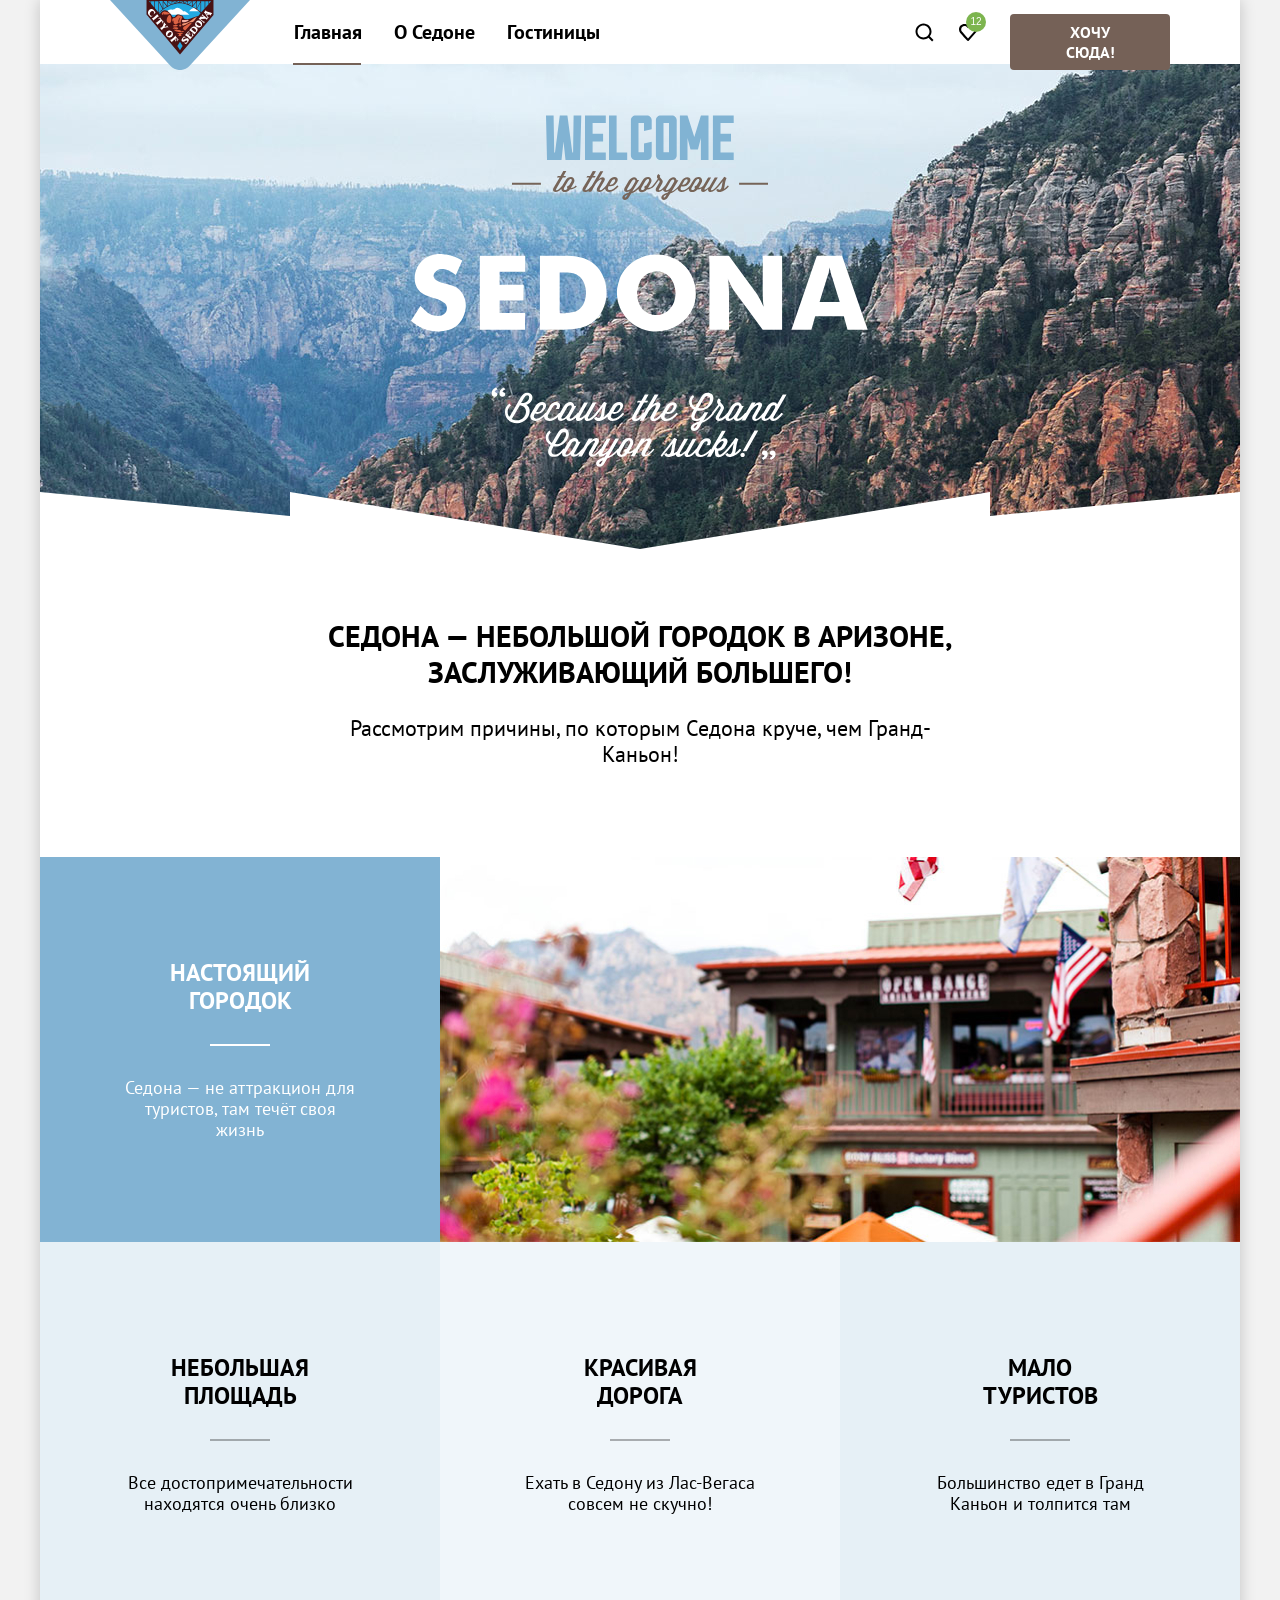
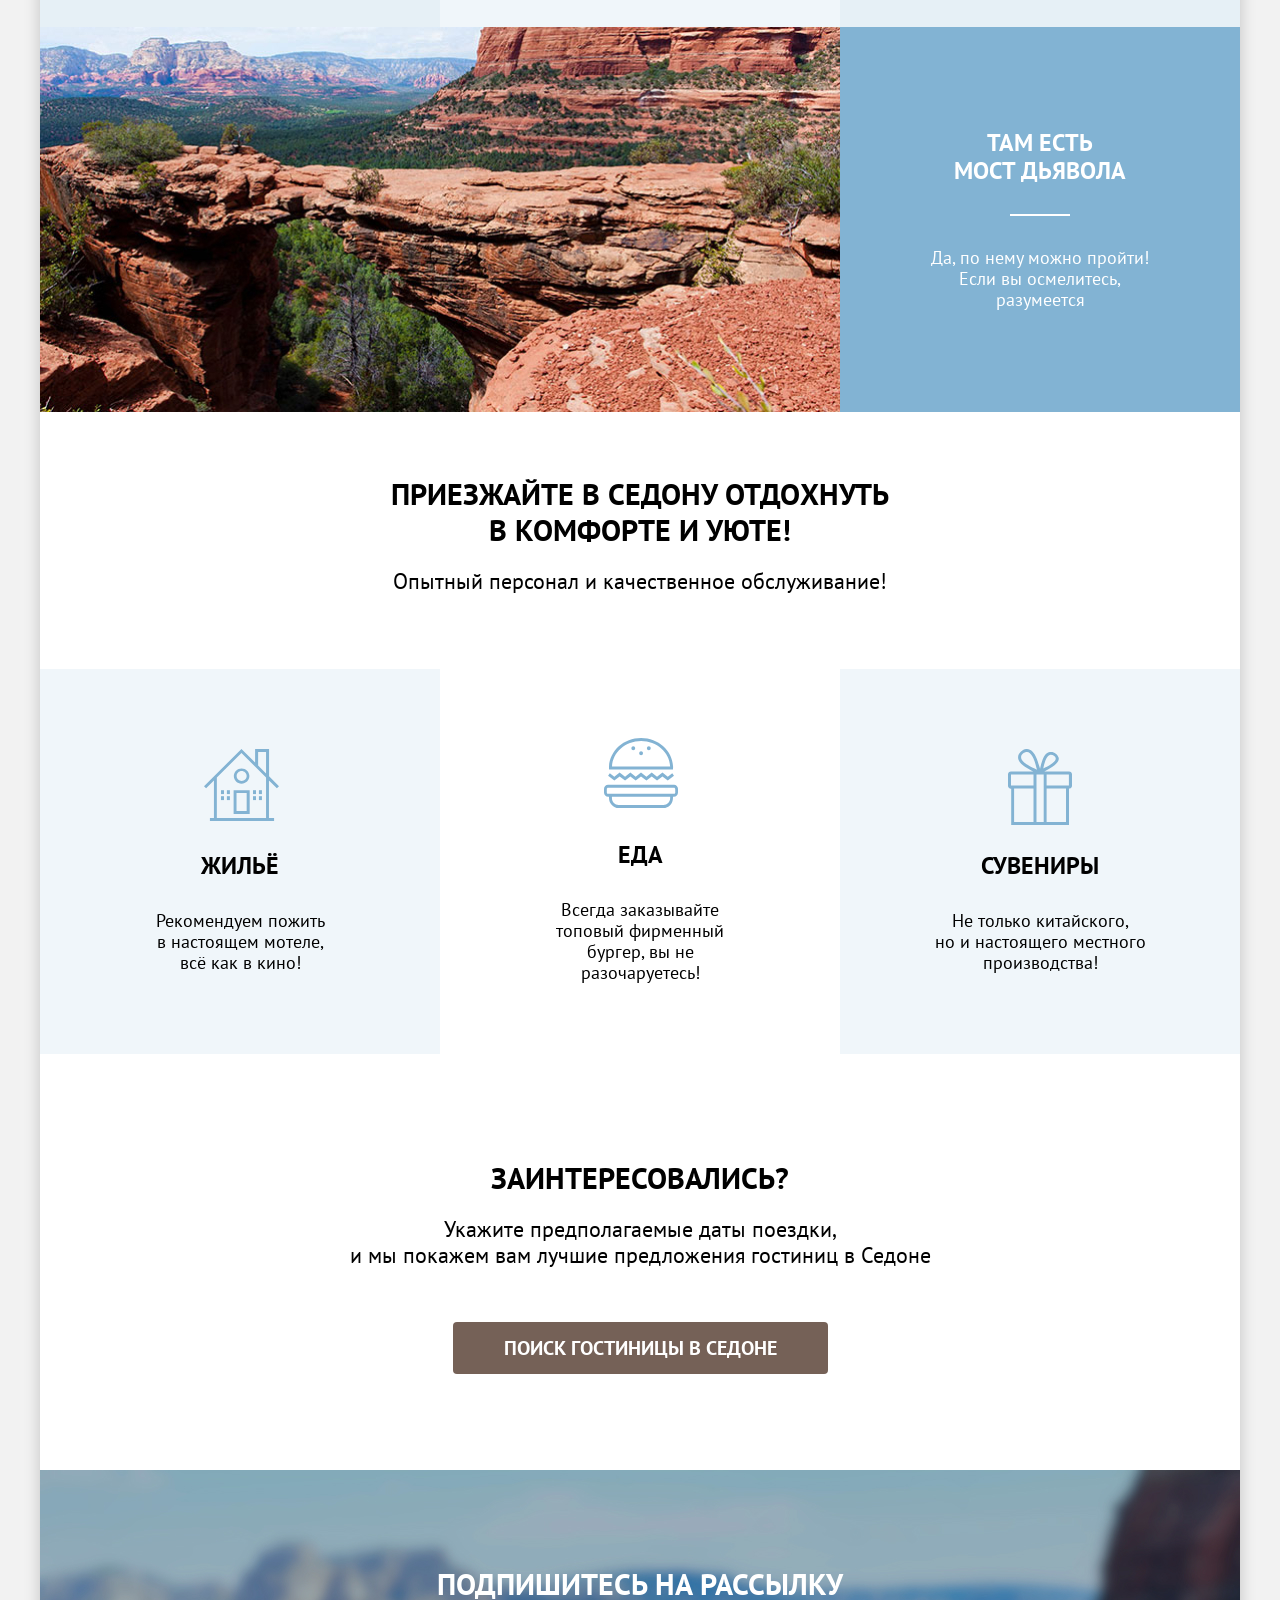
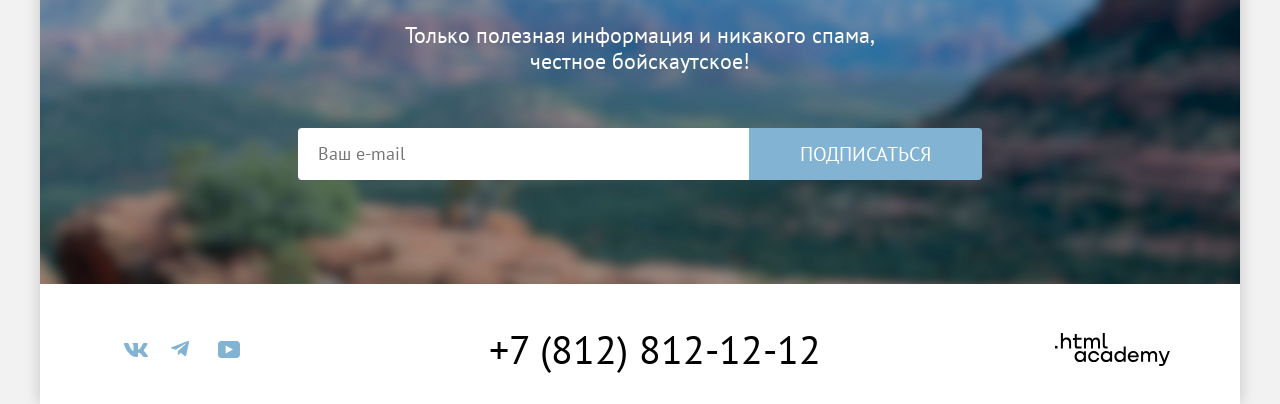
<file: index.html>
<!DOCTYPE html>
<html lang="ru">

  <head>
    <meta charset="utf-8">
    <title>Седона</title>
    <link rel="stylesheet" href="styles/styles.css">
    <link rel="icon" href="favicon.ico">
    <link rel="icon" type="images/png" href="images/favicon.png">
  </head>

  <body>
    <div class="page">
      <header class="header">
        <a class="logo-sedona-link" href="https://htmlacademy.ru/">
          <img class="logo-sedona" src="images/logo-sedona.svg" width="140" height="70" alt="Логотип Седона">
        </a>
        <nav class="nav">
          <ul class="nav-list">
            <li class="nav-item activ-page-home">
              <a class="nav-link" href="#">Главная</a>
            </li>
            <li class="nav-item">
              <a class="nav-link" href="#">О Седоне</a>
            </li>
            <li class="nav-item">
              <a class="nav-link" href="catalog.html">Гостиницы</a>
            </li>
          </ul>
          <ul class="nav-user">
            <li class="nav-user-item nav-icon">
              <a class="search" href="#">
                <span class="visually-hidden">Поиск</span>
              </a>
            </li>
            <li class="nav-user-item nav-icon">
              <a class="favorites" href="#">
                <span class="visually-hidden">Избранное</span>
                <span class="number-favorites">12</span>
              </a>
            </li>
            <li class="nav-user-item nav-button">
              <a class="button-wish" href="#">Хочу сюда!</a>
            </li>
          </ul>
        </nav>
      </header>

      <main class="main">
        <section class="welcome">
          <h1 class="visually-hidden">Приглашение посетить Cедону</h1>
          <img class="welcome-logo" src="images/welcome.svg" width="458" height="352" alt="Welcome to Sedona">
        </section>

        <section class="advertising">
          <h2 class="advertising-title">Седона — небольшой городок в Аризоне,<br>заслуживающий большего!</h2>
          <p class="advertising-text">Рассмотрим причины, по которым Седона круче, чем Гранд-Каньон!</p>
        </section>

        <section class="reasons">
          <ul class="reasons-list">

            <li class="reasons-photo">
              <div class="reasons-item">
                <div class="reasons-box">
                  <h3 class="reasons-title">Настоящий городок</h3>
                  <p class="reasons-text">Седона — не аттракцион для туристов, там течёт своя жизнь</p>
                </div>
                <img class="photo-town" src="images/town.jpg" width="800" height="385" alt="Городок Седона">
              </div>
            </li>
            <li class="reasons-item">
              <h3 class="reasons-title">Небольшая площадь</h3>
              <p class="reasons-text">Все достопримечательности находятся очень близко</p>
            </li>
            <li class="reasons-item">
              <h3 class="reasons-title">Красивая <br>дорога</h3>
              <p class="reasons-text">Ехать в Седону из Лас-Вегаса совсем не скучно!</p>
            </li>
            <li class="reasons-item">
              <h3 class="reasons-title">Мало <br>туристов</h3>
              <p class="reasons-text">Большинство едет в Гранд Каньон и толпится там</p>
            </li>
            <li class="reasons-photo">
              <div class="reasons-item">
                <img class="photo-bridge" src="images/canyon.jpg" width="800" height="385" alt="Мост Дьвола">
                <div class="reasons-box">
                  <h3 class="reasons-title diablo">Там есть <br>мост дьявола</h3>
                  <p class="reasons-text">Да, по нему можно пройти! Если вы осмелитесь, разумеется</p>
                </div>
              </div>
            </li>
          </ul>
        </section>
        <section class="invite">
          <h2 class="invite-title">Приезжайте в Седону отдохнуть в комфорте и уюте!</h2>
          <p class="invite-text">Опытный персонал и качественное обслуживание!</p>
        </section>

        <section class="adviсe">
          <h2 class="visually-hidden">Советы</h2>
          <ul class="adviсe-list">
            <li class="adviсe-item home">
              <h3 class="adviсe-title">Жильё</h3>
              <p class="adviсe-text">Рекомендуем пожить <br>в настоящем мотеле, <br>всё как в кино!</p>
            </li>
            <li class="adviсe-item food">
              <h3 class="adviсe-title">Еда</h3>
              <p class="adviсe-text">Всегда заказывайте <br>топовый фирменный бургер, вы не разочаруетесь!</p>
            </li>
            <li class="adviсe-item present">
              <h3 class="adviсe-title">Сувениры</h3>
              <p class="adviсe-text">Не только китайского, <br>но и настоящего местного производства!</p>
            </li>
          </ul>
        </section>
        <section class="hotel-search">
          <h2 class="hotel-title">Заинтересовались?</h2>
          <p class="hotel-text">Укажите предполагаемые даты поездки, <br>и мы покажем вам лучшие предложения гостиниц в
            Седоне</p>
          <button class="sub-hotel-search button-modal" type="submit">ПОИСК ГОСТИНИЦЫ В седоне</button>
        </section>

        <section class="sub-index">
          <h2 class="sub-title">Подпишитесь на рассылку</h2>
          <p class="sub-text">Только полезная информация и никакого спама, <br>честное бойскаутское!</p>
          <form class="sub-form" action="https://echo.htmlacademy.ru/" method="post">
            <label class="visually-hidden" for="email">Ваш email</label>
            <input class="input-email-index" type="email" id="email" name="email" placeholder="Ваш e-mail" required>
            <button class="button-sub" type="submit">Подписаться</button>
          </form>
        </section>
      </main>

      <footer class="page-footer">
        <section class="socials">
          <h2 class="visually-hidden">Социальные сети</h2>
          <ul class="socials-list">
            <li class="socials-item">
              <a class="socials-link vkontakte" href="https://vk.com/htmlacademy">
                <svg width="24" height="14" viewBox="0 0 24 14" fill="none" xmlns="http://www.w3.org/2000/svg">
                  <path fill-rule="evenodd" clip-rule="evenodd"
                    d="M23.45 0.948C23.616 0.402 23.45 0 22.655 0H20.03C19.362 0 19.054 0.347 18.887 0.73C18.887 0.73 17.552 3.926 15.661 6.002C15.049 6.604 14.771 6.795 14.437 6.795C14.27 6.795 14.019 6.604 14.019 6.057V0.948C14.019 0.292 13.835 0 13.279 0H9.151C8.734 0 8.483 0.304 8.483 0.593C8.483 1.214 9.429 1.358 9.526 3.106V6.904C9.526 7.737 9.373 7.888 9.039 7.888C8.149 7.888 5.984 4.677 4.699 1.003C4.45 0.288 4.198 0 3.527 0H0.9C0.15 0 0 0.347 0 0.73C0 1.412 0.89 4.8 4.145 9.281C6.315 12.341 9.37 14 12.153 14C13.822 14 14.028 13.632 14.028 12.997V10.684C14.028 9.947 14.186 9.8 14.715 9.8C15.105 9.8 15.772 9.992 17.33 11.467C19.11 13.216 19.403 14 20.405 14H23.03C23.78 14 24.156 13.632 23.94 12.904C23.702 12.18 22.852 11.129 21.725 9.882C21.113 9.172 20.195 8.407 19.916 8.024C19.527 7.533 19.638 7.314 19.916 6.877C19.916 6.877 23.116 2.451 23.449 0.948H23.45Z"
                    fill="currentColor" />
                </svg>
                <span class="visually-hidden">Vkontakte</span>
              </a>
            </li>
            <li class="socials-item">
              <a class="socials-link telegram" href="https://t.me/htmlacademy ">
                <svg width="18" height="16" viewBox="0 0 18 16" fill="none" xmlns="http://www.w3.org/2000/svg">
                  <path
                    d="M16.785 0.0992597L0.840489 6.24776C-0.247661 6.68481 -0.241365 7.29184 0.640845 7.56253L4.73445 8.83953L14.2058 2.8637C14.6537 2.59121 15.0629 2.7378 14.7265 3.03636L7.05283 9.96185H7.05103L7.05283 9.96275L6.77045 14.1823C7.18413 14.1823 7.36669 13.9925 7.59871 13.7686L9.58705 11.8351L13.7229 14.89C14.4855 15.31 15.0332 15.0941 15.2229 14.1841L17.9379 1.38885C18.2158 0.274623 17.5126 -0.229883 16.785 0.0992597Z"
                    fill="currentColor" />
                </svg>
                <span class="visually-hidden">Telegram</span>
              </a>
            </li>
            <li class="socials-item">
              <a class="socials-link youtube" href="https://www.youtube.com/user/htmlacademyru">
                <svg width="22" height="17" viewBox="0 0 22 17" fill="none" xmlns="http://www.w3.org/2000/svg">
                  <path
                    d="M18.607 0H3.17413C1.31343 0 0 1.59375 0 3.4V13.4937C0 15.4062 1.31343 17 3.17413 17H18.8259C20.4677 17 22 15.4062 22 13.6V3.4C21.7811 1.59375 20.4677 0 18.607 0ZM7.66169 12.5375V4.4625L14.995 8.5L7.66169 12.5375Z"
                    fill="currentColor" />
                </svg>
                <span class="visually-hidden">Youtube</span>
              </a>
            </li>
          </ul>
        </section>
        <section class="contacts">
          <h2 class="visually-hidden">Контакты</h2>
          <a class="number" href="tel:+78128121212">+7 (812) 812-12-12</a>
        </section>
        <section class="creator">
          <h2 class="visually-hidden">Лого академии</h2>
          <a class="logo-academy-link" href="#">
            <svg width="115" height="33" viewBox="0 0 115 33" role="img" aria-label="Logo academy" fill="none"
              xmlns="http://www.w3.org/2000/svg">
              <path d="M0 12.9V15.5H2.5V12.9H0Z" fill="currentColor" />
              <path
                d="M11.6 4.5C10 4.5 8.8 5.2 8 6.2H7.9V0H5.9V15.5H7.9V10.2C7.9 8.1 9.2 6.6 11.2 6.6C13 6.6 14.1 8 14.1 9.8V15.5H16.1V9.4C16.2 6.4 14.3 4.5 11.6 4.5Z"
                fill="currentColor" />
              <path
                d="M26.6 4.8H21.8V1.1H19.8V4.9H17.9V6.9H19.8V12.9C19.8 14.6 20.8 15.6 22.5 15.6H26.6V13.6H22.9C22.2 13.6 21.8 13.2 21.8 12.5V6.8H26.6V4.8Z"
                fill="currentColor" />
              <path
                d="M41.1 4.6C39.5 4.6 38.2 5.4 37.6 6.7H37.5C36.9 5.5 35.7 4.6 34.1 4.6C32.7 4.6 31.6 5.4 31 6.4H30.9V4.8H29V15.4H31V10C31 8 32 6.5 33.6 6.5C35.1 6.5 36 7.5 36 9.1V15.4H38V9.8C38 7.4 39.4 6.5 40.6 6.5C42.1 6.5 43 7.5 43 9.1V15.4H45V8.9C45.1 6.4 43.6 4.6 41.1 4.6Z"
                fill="currentColor" />
              <path d="M47.8 12.7C47.8 14.4 48.8 15.4 50.6 15.4H52.6V13.4H50.9C50.2 13.4 49.8 13 49.8 12.3V0H47.8V12.7Z"
                fill="currentColor" />
              <path
                d="M28.9 19.7C28 18.6 26.7 17.9 25 17.9C21.9 17.9 19.6 20.2 19.6 23.5C19.6 26.8 21.9 29.1 25 29.1C26.8 29.1 28 28.3 28.8 27.2H28.9V28.8H30.9V18.2H28.9V19.7ZM25.3 27.1C23.1 27.1 21.7 25.5 21.7 23.5C21.7 21.5 23.1 19.9 25.3 19.9C27.5 19.9 28.9 21.5 28.9 23.5C28.9 25.4 27.5 27.1 25.3 27.1Z"
                fill="currentColor" />
              <path
                d="M44.2 22C43.7 19.6 41.6 17.9 38.8 17.9C35.4 17.9 33.2 20.4 33.2 23.5C33.2 26.6 35.4 29.1 38.8 29.1C41.6 29.1 43.7 27.3 44.2 24.9H42.1C41.7 26.2 40.4 27.2 38.8 27.2C36.6 27.2 35.2 25.6 35.2 23.6C35.2 21.6 36.6 20 38.8 20C40.4 20 41.6 21 42.1 22.2H44.2V22Z"
                fill="currentColor" />
              <path
                d="M55.1 19.7C54.2 18.6 52.9 17.9 51.2 17.9C48.1 17.9 45.8 20.2 45.8 23.5C45.8 26.8 48.1 29.1 51.2 29.1C53 29.1 54.2 28.3 55 27.2H55.1V28.8H57.1V18.2H55.1V19.7ZM51.5 27.1C49.3 27.1 47.9 25.5 47.9 23.5C47.9 21.5 49.3 19.9 51.5 19.9C53.7 19.9 55.1 21.5 55.1 23.5C55.1 25.4 53.6 27.1 51.5 27.1Z"
                fill="currentColor" />
              <path
                d="M68.7 19.8C67.8 18.7 66.5 17.9 64.8 17.9C61.7 17.9 59.4 20.2 59.4 23.5C59.4 26.8 61.6 29.1 64.8 29.1C66.5 29.1 67.8 28.3 68.6 27.3H68.7V28.8H70.7V13.4H68.7V19.8ZM65.1 27.1C62.9 27.1 61.5 25.5 61.5 23.5C61.5 21.5 62.9 19.9 65.1 19.9C67.3 19.9 68.7 21.5 68.7 23.5C68.6 25.5 67.2 27.1 65.1 27.1Z"
                fill="currentColor" />
              <path
                d="M78.3 17.9C75 17.9 72.8 20.4 72.8 23.5C72.8 26.5 74.9 29.1 78.3 29.1C80.8 29.1 82.8 27.8 83.5 25.5H81.4C80.9 26.5 79.8 27.1 78.4 27.1C76.5 27.1 75.1 25.8 75 24.2H83.8C84 20.6 81.8 17.9 78.3 17.9ZM78.3 19.8C80 19.8 81.3 20.8 81.6 22.4H75.1C75.4 20.9 76.6 19.8 78.3 19.8Z"
                fill="currentColor" />
              <path
                d="M98.2 17.9C96.6 17.9 95.3 18.7 94.6 19.9H94.5C93.9 18.7 92.7 17.9 91.1 17.9C89.7 17.9 88.6 18.6 88 19.7V18.2H86.1V28.8H88.1V23.4C88.1 21.4 89.1 20 90.7 19.9C92.2 19.9 93.1 20.9 93.1 22.5V28.8H95.1V23.2C95.1 20.8 96.5 19.9 97.7 19.9C99.2 19.9 100.1 20.9 100.1 22.5V28.8H102.1V22.3C102.2 19.7 100.7 17.9 98.2 17.9Z"
                fill="currentColor" />
              <path
                d="M109.4 27L105.8 18.1H103.6L108.4 29.7C108.1 30.6 107.7 30.9 106.7 30.9H104.2V32.9H106.7C108.5 32.9 109.5 32.1 110.2 30.3L114.9 18.1H112.8L109.4 27Z"
                fill="currentColor" />
            </svg>
          </a>
        </section>
      </footer>
    </div>
    <section class="modal">
      <div class="modal-window">
        <h2 class="modal-title">Поиск гостиницы в Седоне</h2>
        <form class="search-hotel" action="https://echo.htmlacademy.ru/" method="post">
          <ul class="data-list">
            <li class="data-item">
              <label class="label-title" for="arrival-date">Дата заезда:</label>
              <div class="input-group">
                <input class="data-input" type="text" name="arrival-date" id="arrival-date" placeholder="Укажите дату"
                  value="27 апреля 2020" required>
                <span class="modal-mess warning-mess">Мы не можем отправить вас в прошлое.</span>
              </div>
            </li>
            <li class="data-item">
              <label class="label-title" for="departure-date">Дата выезда:</label>
              <div class="input-group">
                <input class="data-input" type="text" name="departure-date" id="departure-date"
                  placeholder="Укажите дату" value="1 сентября 2023" required>
                <span class="modal-mess">На эти даты есть свободные номера. Пока есть.</span>
              </div>
            </li>
          </ul>
          <ul class="age-list">
            <li class="age-item">
              <label class="label-title age-label" for="adult">Взрослые: </label>
              <div class="button-number">
                <button class="button-sign" type="button">
                  -
                  <span class="visually-hidden">Уменьшить количество на 1</span>
                </button>

                <input class="number-input" type="number" name="adult" id="adult" value="2">
                <button class="button-sign" type="button">
                  +
                  <span class="visually-hidden">Увеличить количство на 1</span>
                </button>

              </div>
            </li>
            <li class="age-item">
              <div class="popover">
                <label class="label-title kid-label" for="kid">Дети:</label>
                <div class="popover-section">
                  <button class="button-popover" type="button">
                    i
                    <span class="visually-hidden">Открыть дополнительную информацию.</span>
                  </button>
                  <p class="popover-content">
                    <span class="popover-text">
                      Укажите количество детей, которые будут с вами, возраст
                      которых от 6 до 18 лет. Дети до 6 лет размещаются бесплатно.
                    </span>
                  </p>
                </div>
              </div>
              <div class="button-number">
                <button class="button-sign" type="button">
                  -
                  <span class="visually-hidden">Уменьшить количество на 1</span>
                </button>

                <input class="number-input" type="number" name="kid" id="kid" value="2">
                <button class="button-sign" type="button">
                  +
                  <span class="visually-hidden">Увеличить количество на 1</span>
                </button>

              </div>
            </li>
          </ul>
        </form>
        <button class="search-modal" type="submit">Найти</button>
        <button class="close-modal" type="button">
          <span class="visually-hidden">Закрыть модальное окно</span>
        </button>
      </div>
    </section>

    <script src="./scripts/scripts.js"></script>
  </body>

</html>
</file>
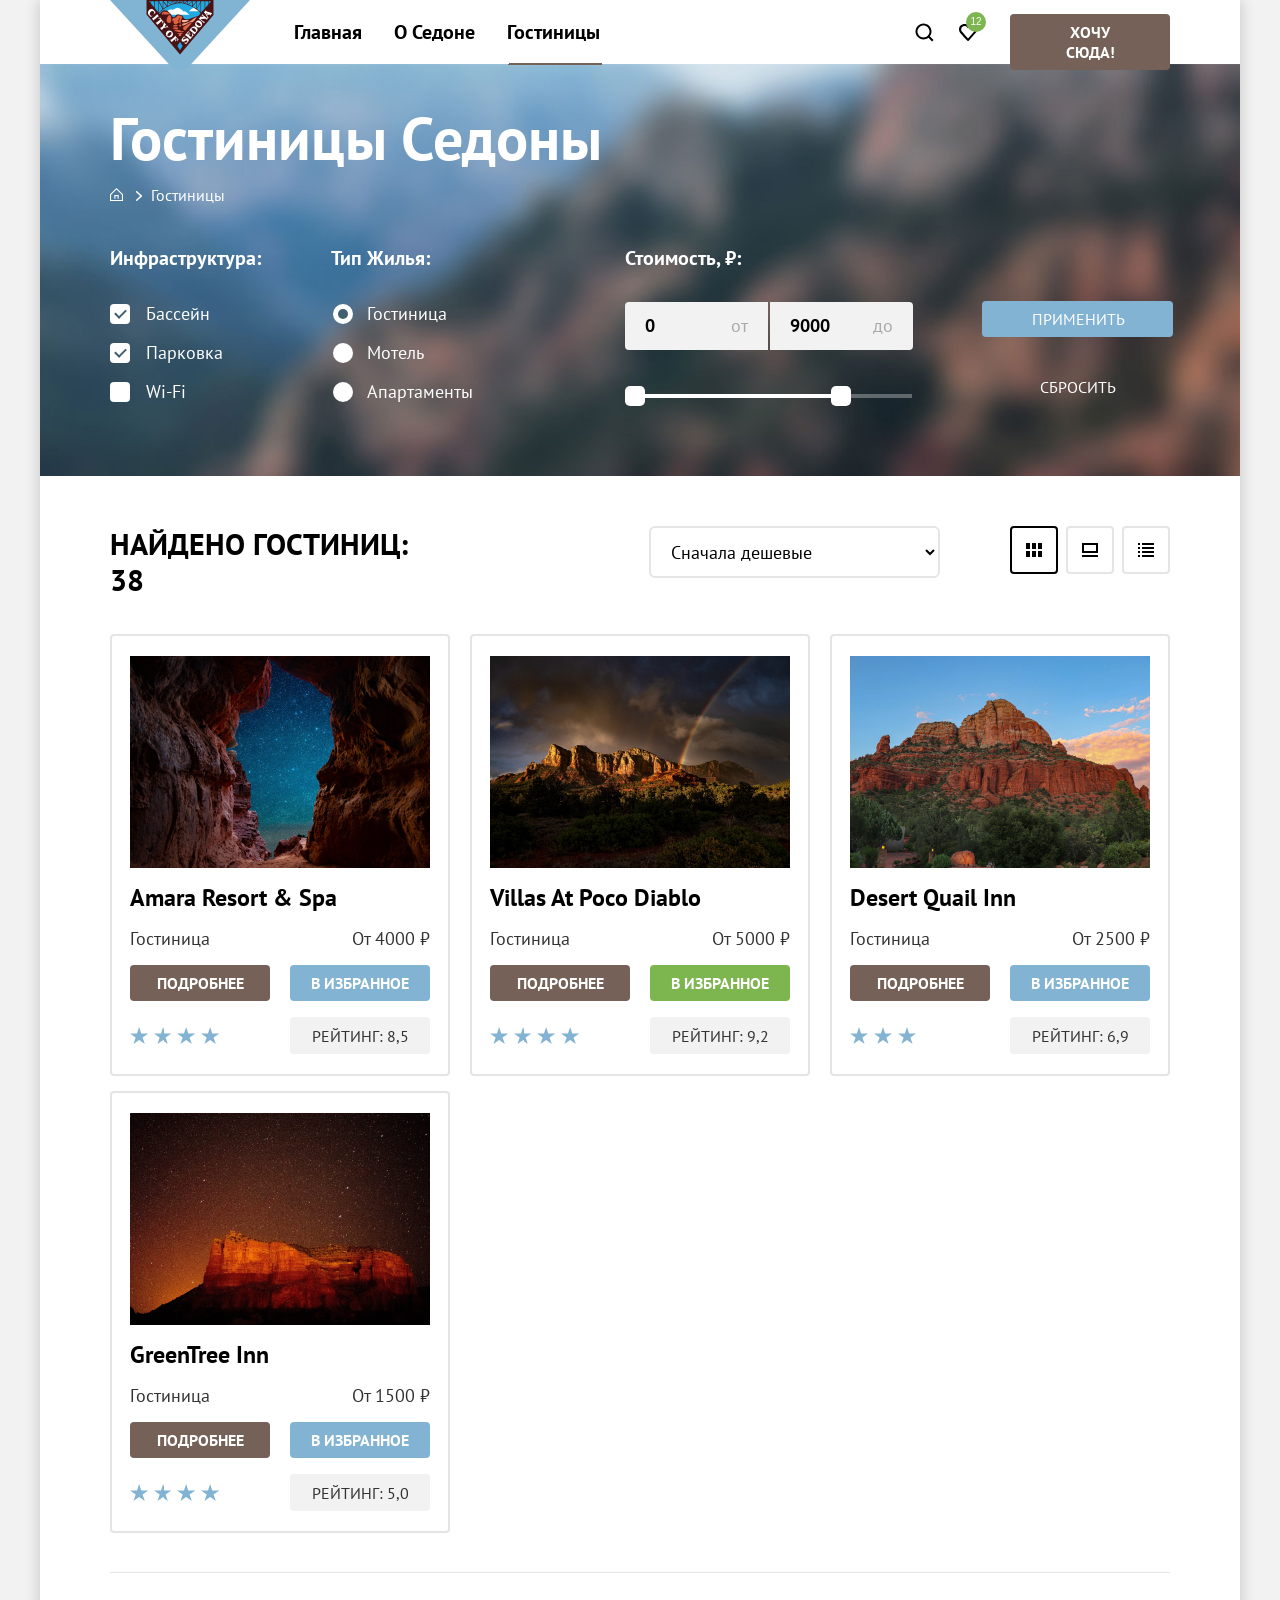
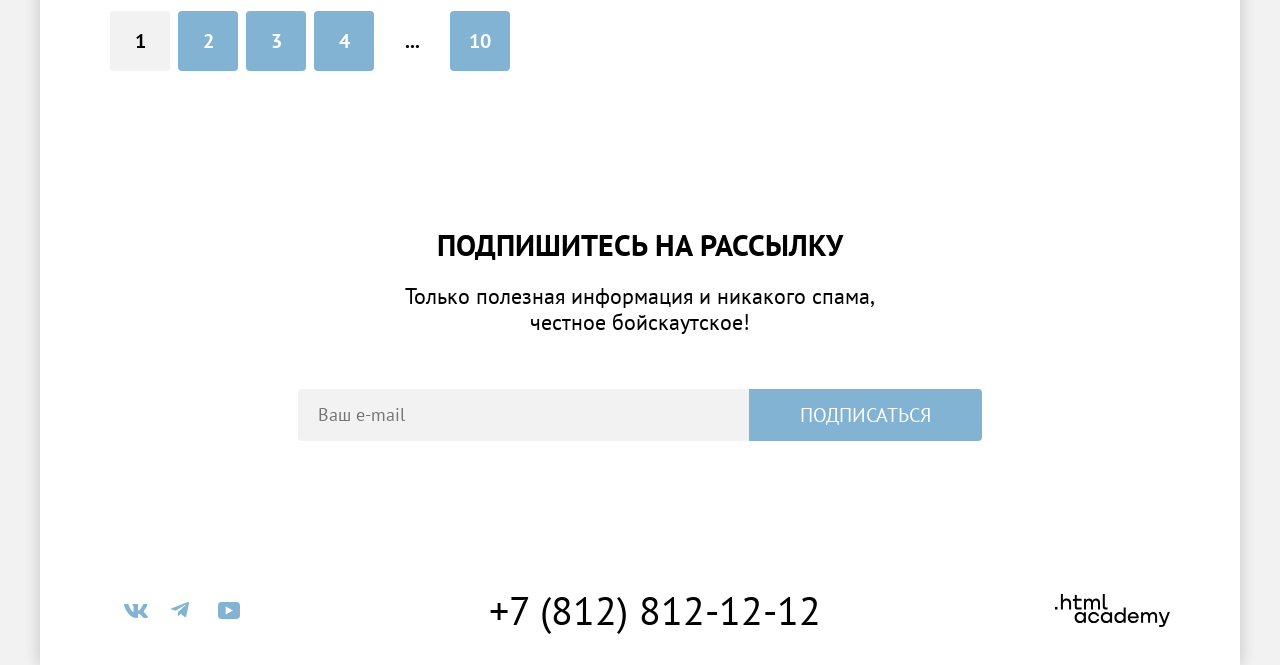
<file: catalog.html>
<!DOCTYPE html>
<html lang="ru">

  <head>
    <meta charset="utf-8">
    <title>Каталог</title>
    <link rel="stylesheet" href="styles/styles.css">
    <link rel="icon" href="favicon.ico">
    <link rel="icon" type="images/png" href="images/favicon.png">
  </head>

  <body>
    <div class="page">
      <header class="header">
        <a class="logo-sedona-link" href="https://htmlacademy.ru/">
          <img class="logo-sedona" src="images/logo-sedona.svg" width="140" height="70" alt="Логотип Седона">
        </a>
        <nav class="nav">
          <ul class="nav-list">
            <li class="nav-item">
              <a class="nav-link" href="index.html">Главная</a>
            </li>
            <li class="nav-item">
              <a class="nav-link" href="#">О Седоне</a>
            </li>
            <li class="nav-item activ-page-hotels">
              <a class="nav-link" href="catalog.html">Гостиницы</a>
            </li>
          </ul>
          <ul class="nav-user">
            <li class="nav-user-item">
              <a class="search" href="#">
                <span class="visually-hidden">Поиск</span>
              </a>
            </li>
            <li class="nav-user-item">
              <a class="favorites" href="#">
                <span class="visually-hidden">Избранное</span>
                <span class="number-favorites">12</span>
              </a>
            </li>
            <li class="nav-user-item nav-button">
              <a class="button-wish" href="#">Хочу сюда!</a>
            </li>
          </ul>
        </nav>
      </header>

      <main class="main-inner">
        <div class="inner">
          <header class="inner-header">
            <h1 class="inner-header-title">Гостиницы Седоны</h1>
            <ul class="breadcrumbs">
              <li class="breadcrumbs-item">
                <a class="breadcrumbs-link breadcrumbs-home" href="index.html">
                  <span class="visually-hidden">Домой</span>
                </a>
              </li>
              <li class="breadcrumbs-item">
                <a class="breadcrumbs-link">Гостиницы</a>
              </li>
            </ul>
          </header>


          <form class="filters" action="https://echo.htmlacademy.ru/" method="get">
            <h2 class="visually-hidden">Фильтры</h2>
            <fieldset class="filter-box comfort-box">
              <legend class="filter-title">Инфраструктура:</legend>
              <ul class="filter-list">
                <li class="filter-item">
                  <input class="filter-check control visually-hidden" type="checkbox" name="pool" id="pool" checked>
                  <label class="filter-label control-label checkbox" for="pool">Бассейн</label>
                </li>
                <li class="filter-item">
                  <input class="filter-check control visually-hidden" type="checkbox" name="parking" id="parking"
                    checked>
                  <label class="filter-label control-label checkbox" for="parking">Парковка</label>
                </li>
                <li class="filter-item">
                  <input class="filter-check control visually-hidden" type="checkbox" name="wi-fi" id="wi-fi">
                  <label class="filter-label control-label checkbox" for="wi-fi">Wi-Fi</label>
                </li>
              </ul>
            </fieldset>
            <fieldset class="filter-box type-box">
              <legend class="filter-title">Тип жилья:</legend>
              <ul class="filter-list">
                <li class="filter-item">
                  <input class="filter-check control visually-hidden" type="radio" name="type-house" id="hotel"
                    value="hotel" checked>
                  <label class="filter-label control-label radiobox" for="hotel">Гостиница</label>
                </li>
                <li class="filter-item">
                  <input class="filter-check control visually-hidden" type="radio" name="type-house" id="motel"
                    value="motel">
                  <label class="filter-label control-label radiobox" for="motel">Мотель</label>
                </li>
                <li class="filter-item">
                  <input class="filter-check control visually-hidden" type="radio" name="type-house" id="apartments"
                    value="apartments">
                  <label class="filter-label control-label radiobox" for="apartments">Апартаменты</label>
                </li>
              </ul>
            </fieldset>
            <fieldset class="filter-box price-box">
              <legend class="filter-title">Стоимость, ₽:</legend>
              <ul class="range-form">
                <li class="range-item">
                  <input class="range-input input-min" type="number" name="min-price" id="min-price" value="0">
                  <label class="range-label label-min" for="min-price">от</label>
                </li>
                <li class="range-item">
                  <input class="range-input input-max" type="number" name="max-price" id="max-price" value="9000">
                  <label class="range-label label-max" for="max-price">до</label>
                </li>
              </ul>
              <div class="range-box">
                <div class="range-scale">
                  <div class="range-bar" style="left: 0; width: 226px">
                    <button class="range-toggle toggle-min" type="button">
                      <span class="visually-hidden">Изменить минимальную цену</span>
                    </button>
                    <button class="range-toggle toggle-max" type="button">
                      <span class="visually-hidden">Изменить максимальную цену</span>
                    </button>
                  </div>
                </div>
              </div>
            </fieldset>
            <div class="button-filter">
              <button class="button-look" type="submit">Применить</button>
              <button class="button-reset" type="submit">Сбросить</button>
            </div>
          </form>
        </div>

        <div class="inner-hotel">
          <section class="sorting">
            <h3 class="sorting-title">Найдено гостиниц: 38</h3>
            <select class="sorting-control" aria-label="Сортировка">
              <option value="cheap">Сначала дешевые</option>
              <option value="popular">Сначала популярные</option>
              <option value="expensive">Сначала дорогие</option>
            </select>
            <ul class="view-lists">
              <li class="view-item">
                <a class="view-type view-cards view-type-active" href="#">
                  <span class="visually-hidden">Показать карточки</span>
                </a>
              </li>
              <li class="view-item">
                <a class="view-type view-card" href="#">
                  <span class="visually-hidden">Показать карточку</span>
                </a>
              </li>
              <li class="view-item">
                <a class="view-type view-list" href="#">
                  <span class="visually-hidden">Показать список</span>
                </a>
              </li>
            </ul>
          </section>
          <section class="cards-hotels">
            <h2 class="visually-hidden">Карточки отелей</h2>
            <ul class="card-list">
              <li class="card">
                <a class="card-link" href="#">
                  <img class="card-img" src="./images/hotels/amara.jpg" width="300" height="212"
                    alt="фото гостиницы Amara Resort & Spa">
                  <h2 class="card-title">Amara Resort & Spa</h2>
                </a>
                <div class="card-text">
                  <span class="description">Гостиница</span>
                  <span class="description-price">От 4000 ₽</span>
                </div>
                <div class="buttons">
                  <a class="link-details" href="#">подробнее</a>
                  <button class="button-favorites" type="button">в избранное</button>
                </div>
                <div class="rating">
                  <span class="rating-stars stars-four"></span>
                  <span class="visually-hidden">Рейтинг гостиницы - 4 звезды</span>
                  <span class="rating-text">Рейтинг: 8,5</span>
                </div>
              </li>
              <li class="card">
                <a class="card-link" href="#">
                  <img class="card-img" src="./images/hotels/diablo.jpg" width="300" height="212"
                    alt="фото гостиницы Villas at Poco Diablo">
                  <h2 class="card-title">Villas at Poco Diablo</h2>
                </a>
                <div class="card-text">
                  <span class="description">Гостиница</span>
                  <span class="description-price">От 5000 ₽</span>
                </div>
                <div class="buttons">
                  <a class="link-details" href="#">подробнее</a>
                  <button class="button-favorites added-favorites" type="button">в избранное</button>
                </div>
                <div class="rating">
                  <span class="rating-stars stars-four"></span>
                  <span class="visually-hidden">Рейтинг гостиницы - 4 звезды</span>
                  <span class="rating-text">Рейтинг: 9,2</span>
                </div>
              </li>
              <li class="card">
                <a class="card-link" href="#">
                  <img class="card-img" src="./images/hotels/desert.jpg" width="300" height="212"
                    alt="фото гостиницы Desert Quail Inn">
                  <h2 class="card-title">Desert Quail Inn</h2>
                </a>
                <div class="card-text">
                  <span class="description">Гостиница</span>
                  <span class="description-price">От 2500 ₽</span>
                </div>
                <div class="buttons">
                  <a class="link-details" href="#">подробнее</a>
                  <button class="button-favorites" type="button">в избранное</button>
                </div>
                <div class="rating">
                  <span class="rating-stars stars-three"></span>
                  <span class="visually-hidden">Рейтинг гостиницы - 3 звезды</span>
                  <span class="rating-text">Рейтинг: 6,9</span>
                </div>
              </li>
              <li class="card">
                <a class="card-link" href="#">
                  <img class="card-img" src="./images/hotels/greentree.jpg" width="300" height="212"
                    alt="фото гостиницы GreenTree Inn">
                  <h2 class="card-title">GreenTree Inn</h2>
                </a>
                <div class="card-text">
                  <span class="description">Гостиница</span>
                  <span class="description-price">От 1500 ₽</span>
                </div>
                <div class="buttons">
                  <a class="link-details" href="#">подробнее</a>
                  <button class="button-favorites" type="button">в избранное</button>
                </div>
                <div class="rating">
                  <span class="rating-stars stars-four"></span>
                  <span class="visually-hidden">Рейтинг гостиницы - 2 звезды</span>
                  <span class="rating-text">Рейтинг: 5,0</span>
                </div>
              </li>
            </ul>
          </section>
          <ul class="pagins">
            <li>
              <a class="pagins-link pagins-active">1</a>
            </li>
            <li>
              <a class="pagins-link" href="#">2</a>
            </li>
            <li>
              <a class="pagins-link" href="#">3</a>
            </li>
            <li>
              <a class="pagins-link" href="#">4</a>
            </li>
            <li>
              <a class="pagins-link pagins-empty" href="#">...</a>
            </li>
            <li>
              <a class="pagins-link" href="#">10</a>
            </li>
          </ul>
        </div>

        <section class="sub">
          <h2 class="sub-title">Подпишитесь на рассылку</h2>
          <p class="sub-text">Только полезная информация и никакого спама, <br>честное бойскаутское!</p>
          <form class="sub-form" action="https://echo.htmlacademy.ru/" method="post">
            <label class="visually-hidden" for="email">Ваш e-mail</label>
            <input class="input-email" type="email" name="email" id="email" placeholder="Ваш e-mail" required>
            <button class="button-sub" type="submit">Подписаться</button>
          </form>
        </section>
      </main>

      <footer class="page-footer">
        <section class="socials">
          <h2 class="visually-hidden">Социальные сети</h2>
          <ul class="socials-list">
            <li class="socials-item">
              <a class="socials-link vkontakte" href="https://vk.com/htmlacademy">
                <svg width="24" height="14" viewBox="0 0 24 14" fill="none" xmlns="http://www.w3.org/2000/svg">
                  <path fill-rule="evenodd" clip-rule="evenodd"
                    d="M23.45 0.948C23.616 0.402 23.45 0 22.655 0H20.03C19.362 0 19.054 0.347 18.887 0.73C18.887 0.73 17.552 3.926 15.661 6.002C15.049 6.604 14.771 6.795 14.437 6.795C14.27 6.795 14.019 6.604 14.019 6.057V0.948C14.019 0.292 13.835 0 13.279 0H9.151C8.734 0 8.483 0.304 8.483 0.593C8.483 1.214 9.429 1.358 9.526 3.106V6.904C9.526 7.737 9.373 7.888 9.039 7.888C8.149 7.888 5.984 4.677 4.699 1.003C4.45 0.288 4.198 0 3.527 0H0.9C0.15 0 0 0.347 0 0.73C0 1.412 0.89 4.8 4.145 9.281C6.315 12.341 9.37 14 12.153 14C13.822 14 14.028 13.632 14.028 12.997V10.684C14.028 9.947 14.186 9.8 14.715 9.8C15.105 9.8 15.772 9.992 17.33 11.467C19.11 13.216 19.403 14 20.405 14H23.03C23.78 14 24.156 13.632 23.94 12.904C23.702 12.18 22.852 11.129 21.725 9.882C21.113 9.172 20.195 8.407 19.916 8.024C19.527 7.533 19.638 7.314 19.916 6.877C19.916 6.877 23.116 2.451 23.449 0.948H23.45Z"
                    fill="currentColor" />
                </svg>
                <span class="visually-hidden">Vkontakte</span>
              </a>
            </li>
            <li class="socials-item">
              <a class="socials-link telegram" href="https://t.me/htmlacademy ">
                <svg width="18" height="16" viewBox="0 0 18 16" fill="none" xmlns="http://www.w3.org/2000/svg">
                  <path
                    d="M16.785 0.0992597L0.840489 6.24776C-0.247661 6.68481 -0.241365 7.29184 0.640845 7.56253L4.73445 8.83953L14.2058 2.8637C14.6537 2.59121 15.0629 2.7378 14.7265 3.03636L7.05283 9.96185H7.05103L7.05283 9.96275L6.77045 14.1823C7.18413 14.1823 7.36669 13.9925 7.59871 13.7686L9.58705 11.8351L13.7229 14.89C14.4855 15.31 15.0332 15.0941 15.2229 14.1841L17.9379 1.38885C18.2158 0.274623 17.5126 -0.229883 16.785 0.0992597Z"
                    fill="currentColor" />
                </svg>
                <span class="visually-hidden">Telegram</span>
              </a>
            </li>
            <li class="socials-item">
              <a class="socials-link youtube" href="https://www.youtube.com/user/htmlacademyru">
                <svg width="22" height="17" viewBox="0 0 22 17" fill="none" xmlns="http://www.w3.org/2000/svg">
                  <path
                    d="M18.607 0H3.17413C1.31343 0 0 1.59375 0 3.4V13.4937C0 15.4062 1.31343 17 3.17413 17H18.8259C20.4677 17 22 15.4062 22 13.6V3.4C21.7811 1.59375 20.4677 0 18.607 0ZM7.66169 12.5375V4.4625L14.995 8.5L7.66169 12.5375Z"
                    fill="currentColor" />
                </svg>
                <span class="visually-hidden">Youtube</span>
              </a>
            </li>
          </ul>
        </section>
        <section class="contacts">
          <h2 class="visually-hidden">Контакты</h2>
          <a class="number" href="tel:+78128121212">+7 (812) 812-12-12</a>
        </section>
        <section class="creator">
          <h2 class="visually-hidden">Лого академии</h2>
          <a class="logo-academy-link" href="#">
            <svg width="115" height="33" viewBox="0 0 115 33" role="img" aria-label="Logo academy" fill="none"
              xmlns="http://www.w3.org/2000/svg">
              <path d="M0 12.9V15.5H2.5V12.9H0Z" fill="currentColor" />
              <path
                d="M11.6 4.5C10 4.5 8.8 5.2 8 6.2H7.9V0H5.9V15.5H7.9V10.2C7.9 8.1 9.2 6.6 11.2 6.6C13 6.6 14.1 8 14.1 9.8V15.5H16.1V9.4C16.2 6.4 14.3 4.5 11.6 4.5Z"
                fill="currentColor" />
              <path
                d="M26.6 4.8H21.8V1.1H19.8V4.9H17.9V6.9H19.8V12.9C19.8 14.6 20.8 15.6 22.5 15.6H26.6V13.6H22.9C22.2 13.6 21.8 13.2 21.8 12.5V6.8H26.6V4.8Z"
                fill="currentColor" />
              <path
                d="M41.1 4.6C39.5 4.6 38.2 5.4 37.6 6.7H37.5C36.9 5.5 35.7 4.6 34.1 4.6C32.7 4.6 31.6 5.4 31 6.4H30.9V4.8H29V15.4H31V10C31 8 32 6.5 33.6 6.5C35.1 6.5 36 7.5 36 9.1V15.4H38V9.8C38 7.4 39.4 6.5 40.6 6.5C42.1 6.5 43 7.5 43 9.1V15.4H45V8.9C45.1 6.4 43.6 4.6 41.1 4.6Z"
                fill="currentColor" />
              <path d="M47.8 12.7C47.8 14.4 48.8 15.4 50.6 15.4H52.6V13.4H50.9C50.2 13.4 49.8 13 49.8 12.3V0H47.8V12.7Z"
                fill="currentColor" />
              <path
                d="M28.9 19.7C28 18.6 26.7 17.9 25 17.9C21.9 17.9 19.6 20.2 19.6 23.5C19.6 26.8 21.9 29.1 25 29.1C26.8 29.1 28 28.3 28.8 27.2H28.9V28.8H30.9V18.2H28.9V19.7ZM25.3 27.1C23.1 27.1 21.7 25.5 21.7 23.5C21.7 21.5 23.1 19.9 25.3 19.9C27.5 19.9 28.9 21.5 28.9 23.5C28.9 25.4 27.5 27.1 25.3 27.1Z"
                fill="currentColor" />
              <path
                d="M44.2 22C43.7 19.6 41.6 17.9 38.8 17.9C35.4 17.9 33.2 20.4 33.2 23.5C33.2 26.6 35.4 29.1 38.8 29.1C41.6 29.1 43.7 27.3 44.2 24.9H42.1C41.7 26.2 40.4 27.2 38.8 27.2C36.6 27.2 35.2 25.6 35.2 23.6C35.2 21.6 36.6 20 38.8 20C40.4 20 41.6 21 42.1 22.2H44.2V22Z"
                fill="currentColor" />
              <path
                d="M55.1 19.7C54.2 18.6 52.9 17.9 51.2 17.9C48.1 17.9 45.8 20.2 45.8 23.5C45.8 26.8 48.1 29.1 51.2 29.1C53 29.1 54.2 28.3 55 27.2H55.1V28.8H57.1V18.2H55.1V19.7ZM51.5 27.1C49.3 27.1 47.9 25.5 47.9 23.5C47.9 21.5 49.3 19.9 51.5 19.9C53.7 19.9 55.1 21.5 55.1 23.5C55.1 25.4 53.6 27.1 51.5 27.1Z"
                fill="currentColor" />
              <path
                d="M68.7 19.8C67.8 18.7 66.5 17.9 64.8 17.9C61.7 17.9 59.4 20.2 59.4 23.5C59.4 26.8 61.6 29.1 64.8 29.1C66.5 29.1 67.8 28.3 68.6 27.3H68.7V28.8H70.7V13.4H68.7V19.8ZM65.1 27.1C62.9 27.1 61.5 25.5 61.5 23.5C61.5 21.5 62.9 19.9 65.1 19.9C67.3 19.9 68.7 21.5 68.7 23.5C68.6 25.5 67.2 27.1 65.1 27.1Z"
                fill="currentColor" />
              <path
                d="M78.3 17.9C75 17.9 72.8 20.4 72.8 23.5C72.8 26.5 74.9 29.1 78.3 29.1C80.8 29.1 82.8 27.8 83.5 25.5H81.4C80.9 26.5 79.8 27.1 78.4 27.1C76.5 27.1 75.1 25.8 75 24.2H83.8C84 20.6 81.8 17.9 78.3 17.9ZM78.3 19.8C80 19.8 81.3 20.8 81.6 22.4H75.1C75.4 20.9 76.6 19.8 78.3 19.8Z"
                fill="currentColor" />
              <path
                d="M98.2 17.9C96.6 17.9 95.3 18.7 94.6 19.9H94.5C93.9 18.7 92.7 17.9 91.1 17.9C89.7 17.9 88.6 18.6 88 19.7V18.2H86.1V28.8H88.1V23.4C88.1 21.4 89.1 20 90.7 19.9C92.2 19.9 93.1 20.9 93.1 22.5V28.8H95.1V23.2C95.1 20.8 96.5 19.9 97.7 19.9C99.2 19.9 100.1 20.9 100.1 22.5V28.8H102.1V22.3C102.2 19.7 100.7 17.9 98.2 17.9Z"
                fill="currentColor" />
              <path
                d="M109.4 27L105.8 18.1H103.6L108.4 29.7C108.1 30.6 107.7 30.9 106.7 30.9H104.2V32.9H106.7C108.5 32.9 109.5 32.1 110.2 30.3L114.9 18.1H112.8L109.4 27Z"
                fill="currentColor" />
            </svg>
          </a>
        </section>
      </footer>
    </div>
  </body>

</html>
</file>
<file: styles/styles.css>
@font-face {
  font-family: "PT Sans";
  font-weight: 400;
  font-style: normal;
  src: url("../fonts/ptsans-400.woff2") format("woff2");
  font-display: swap;
}

@font-face {
  font-family: "PT Sans";
  font-weight: 700;
  font-style: normal;
  src: url("../fonts/ptsans-700.woff2") format("woff2");
  font-display: swap;
}

.visually-hidden {
  position: absolute;
  width: 1px;
  height: 1px;
  margin: -1px;
  padding: 0;
  overflow: hidden;
  border: 0;
  clip: rect(0 0 0 0);
}

html {
  height: 100%;
}

body {
  margin: 0;
  font-family: "PS Sans", sans-serif;
  font-size: 18px;
  line-height: 21px;
  font-weight: 400;
  background-color: #f2f2f2;
  height: 100%;
}

.page {
  background-color: #ffffff;
  width: 1200px;
  margin: 0 auto;
  box-shadow: 0 0 15px 0 rgba(0, 0, 0, 0.2);
  display: flex;
  flex-direction: column;
  min-height: 100%;
}

.header {
  position: relative;
  padding-left: 238px;
  padding-right: 70px;
}

.logo-sedona-link {
  position: absolute;
  top: 0;
  left: 70px;
}

.logo-sedona-link:hover {
  opacity: 0.6;
}

.logo-sedona-link:focus {
  outline: none;
  opacity: 0.6;
}

.logo-sedona-link:active {
  opacity: 0.3;
}

.nav {
  display: flex;
  justify-content: space-between;
}

.nav-list {
  display: flex;
  flex-wrap: wrap;
  width: 485px;
  margin: 0;
  padding: 0;
  list-style: none;
  color: #000000;
}

.nav-link {
  display: block;
  text-decoration: none;
  color: #000000;
  padding: 20px 16px;
  font-family: PT Sans, sans-serif;
  font-size: 20px;
  line-height: 24px;
  font-weight: 700;
  text-align: center;
}

.nav-link:hover {
  color: #756157;
}

.nav-link:focus {
  color: #756157;
  outline: none;
}

.nav-link:active {
  color: rgba(117, 97, 87, 0.3);
}

.activ-page-home {
  position: relative;
}

.activ-page-home:before {
  position: absolute;
  content: "";
  width: 68px;
  height: 2px;
  background-color: #756257;
  bottom: -1px;
  left: calc(50% - 35px);
  z-index: 3;
}

.activ-page-hotels {
  position: relative;
}

.activ-page-hotels:before {
  position: absolute;
  content: "";
  width: 93px;
  height: 2px;
  background-color: #756257;
  bottom: -1px;
  left: calc(50% - 45px);
  z-index: 3;
}

.nav-user {
  display: flex;
  flex-wrap: wrap;
  justify-content: end;
  align-items: center;
  list-style: none;
  margin: 0;
  padding: 0;
  width: 413px;
  color: #ffffff;
}

.nav-button {
  width: 160px;
  height: 36px;
  padding: 14px 0 14px 20px;
}

.nav-icon {
  width: 44px;
  height: 64px;
}

.search {
  background: url("../images/icons/search.svg");
  background-repeat: no-repeat;
  background-position: center;
  display: block;
  width: 20px;
  height: 20px;
  padding: 22px 12px;
}

.search:hover {
  opacity: 0.6;
}

.search:focus {
  outline: none;
  opacity: 0.6;
}

.search:active {
  opacity: 0.3;
}

.favorites {
  background: url("../images/icons/heart.svg");
  background-repeat: no-repeat;
  background-position: center;
  display: block;
  width: 20px;
  height: 20px;
  padding: 22px 12px;
}

.favorites:hover {
  opacity: 0.6;
}

.favorites:focus {
  outline: none;
  opacity: 0.6;
}

.favorites:active {
  opacity: 0.3;
}

.number-favorites {
  font-size: 10px;
  line-height: 10px;
  font-weight: 400;
  background-color: #7db54f;
  color: #ffffff;
  text-decoration: none;
  padding: 3px 2px;
  position: absolute;
  top: 12px;
  right: 254px;
  min-width: 20px;
  height: 20px;
  border-radius: 10px;
  box-sizing: border-box;
  display: flex;
  justify-content: center;
  align-items: center;
}

.button-wish {
  display: block;
  padding: 8px 34px;
  text-decoration: none;
  text-align: center;
  text-transform: uppercase;
  color: #ffffff;
  background-color: #756157;
  font-family: PT Sans, sans-serif;
  font-size: 16px;
  line-height: 20px;
  font-weight: 700;
  border: none;
  border-radius: 4px;
}

.button-wish:hover {
  background-color: #615048;
}

.button-wish:focus {
  background-color: #615048;
}

.button-wish:active {
  color: rgba(255, 255, 255, 0.3);
}

.main {
  flex-grow: 1;
}

.welcome {
  background-color: #334d57;
  background-image: url("../images/separator.svg"), url("../images/index-background.jpg");
  background-repeat: no-repeat;
  background-size: 1200px 57px, cover;
  background-position: left 0 bottom 0, 0 0;
  padding-top: 51px;
  padding-bottom: 82px;
  min-height: 485px;
  box-sizing: border-box;
}

.welcome-logo {
  display: block;
  margin: 0 auto;
}

.advertising {
  text-align: center;
}

.advertising-title {
  padding-top: 69px;
  padding-bottom: 25px;
  width: 651px;
  margin: 0 auto;
  font-family: PT Sans, sans-serif;
  font-size: 30px;
  line-height: 36px;
  font-weight: 700;
  text-transform: uppercase;
}

.advertising-text {
  padding-bottom: 90px;
  width: 651px;
  margin: 0 auto;
  font-family: PT Sans, sans-serif;
  font-size: 22px;
  line-height: 26px;
  font-weight: 400;
}

.reasons-list {
  display: grid;
  grid-template-columns: 400px 400px 400px;
  list-style: none;
  padding: 0;
  margin: 0;
}

.reasons-item {
  min-height: 385px;
}

.reasons-title {
  padding-top: 112px;
  padding-bottom: 31px;
  width: 230px;
  margin: 0 auto;
  font-family: PT Sans, sans-serif;
  font-size: 24px;
  line-height: 28px;
  font-weight: 700;
  text-transform: uppercase;
  text-align: center;
  position: relative;
}

.reasons-title::before {
  position: absolute;
  content: "";
  width: 60px;
  height: 2px;
  background-color: rgba(0, 0, 0, 0.3);
  bottom: 0;
  left: calc(50% - 30px);
  z-index: 3;
}

.reasons-text {
  width: 230px;
  margin: 0 auto;
  padding-top: 31px;
  font-family: PT Sans, sans-serif;
  font-size: 18px;
  line-height: 21px;
  font-weight: 400;
  text-align: center;
}

.reasons-item:nth-child(2n) {
  background-color: rgba(131, 179, 211, 0.2);
}

.reasons-item:nth-child(2n-1) {
  background-color: rgba(131, 179, 211, 0.122);
}

.reasons-photo {
  grid-column: 1/-1;
}

.reasons-photo .reasons-item {
  display: flex;
}

.reasons-photo .reasons-box {
  background-color: #82b3d3;
  color: #ffffff;
  width: 400px;
}

.reasons-photo .reasons-title {
  padding-top: 102px;
}

.reasons-photo .reasons-title::before {
  background-color: #ffffff;
}

.invite {
  text-align: center;
}

.invite-title {
  padding-top: 64px;
  padding-bottom: 20px;
  width: 505px;
  margin: 0 auto;
  font-family: PT Sans, sans-serif;
  font-size: 30px;
  line-height: 36px;
  font-weight: 700;
  text-transform: uppercase;
}

.invite-text {
  padding-bottom: 64px;
  width: 505px;
  margin: 0 auto;
  font-family: PT Sans, sans-serif;
  font-size: 22px;
  line-height: 26px;
  font-weight: 400;
}

.adviсe-list {
  display: flex;
  flex-wrap: wrap;
  justify-content: flex-start;
  align-items: center;
  list-style: none;
  width: 1200px;
  padding: 0;
  margin: 0;
}

.adviсe-item {
  padding: 81px 85px;
}

.home {
  background: url("../images/icons/home.svg");
  background-repeat: no-repeat;
  background-position: 164px 80px;
}

.food {
  background: url("../images/icons/food.svg");
  background-repeat: no-repeat;
  background-position: 164px 80px;
}

.present {
  background: url("../images/icons/present.svg");
  background-repeat: no-repeat;
  background-position: 168px 80px;
}

.adviсe-item:nth-child(2n-1) {
  background-color: rgba(131, 179, 211, 0.122);
}

.adviсe-title {
  margin: 0;
  text-transform: uppercase;
  text-align: center;
  padding: 102px 0 30px 0;
  width: 230px;
  font-family: "PT Sans", sans-serif;
  font-size: 24px;
  line-height: 28px;
  font-weight: 700;
}

.adviсe-text {
  text-align: center;
  width: 230px;
  font-family: "PT Sans", sans-serif;
  font-size: 18px;
  line-height: 21px;
  font-weight: 400;
  margin: 0;
}

.hotel-search {
  text-align: center;
  padding-bottom: 96px;
}

.hotel-title {
  padding-top: 96px;
  padding-bottom: 20px;
  width: 592px;
  margin: 0 auto;
  font-family: "PT Sans", sans-serif;
  font-size: 30px;
  line-height: 36px;
  font-weight: 700;
  text-transform: uppercase;
}

.hotel-text {
  padding-bottom: 54px;
  width: 592px;
  margin: 0 auto;
  font-family: PT Sans, sans-serif;
  font-size: 22px;
  line-height: 26px;
  font-weight: 400;
}

.sub-hotel-search {
  display: block;
  background-color: #756157;
  color: #ffffff;
  text-decoration: none;
  border: none;
  border-radius: 4px;
  text-transform: uppercase;
  text-align: center;
  box-sizing: border-box;
  padding: 8px 48px;
  font-family: PT Sans, sans-serif;
  font-size: 20px;
  line-height: 36px;
  font-weight: 700;
  width: 375px;
  min-height: 52px;
  margin: 0 auto;
}

.sub-hotel-search:hover {
  background-color: #615048;
}

.sub-hotel-search:focus {
  background-color: #615048;
}

.sub-hotel-search:active {
  color: rgba(255, 255, 255, 0.3);
}

.sub-hotel-search:disabled {
  background-color: #e5e5e5;
}

.sub-index {
  background-color: #334d57;
  background-image: url("../images/subscribe-background.jpg");
  background-repeat: no-repeat;
  background-size: cover;
  color: #ffffff;
  text-align: center;
}

.sub {
  background-color: #ffffff;
  color: #000000;
  text-align: center;
}

.sub-title {
  padding-top: 96px;
  padding-bottom: 20px;
  width: 684px;
  margin: 0 auto;
  font-family: PT Sans, sans-serif;
  font-size: 30px;
  line-height: 36px;
  font-weight: 700;
  text-transform: uppercase;
}

.sub-text {
  padding-bottom: 54px;
  width: 684px;
  margin: 0 auto;
  font-family: PT Sans, sans-serif;
  font-size: 22px;
  line-height: 26px;
  font-weight: 400;
}

.sub-form {
  display: flex;
  margin: 0 auto;
  width: 684px;
  padding-bottom: 104px;
  height: 52px;
}

.input-email-index {
  border: none;
  width: 422px;
  border-radius: 4px 0 0 4px;
  padding: 20px;
  font-family: PT Sans, sans-serif;
  font-size: 18px;
  line-height: 24px;
  font-weight: 400;
}

.input-email-index:hover {
  background-color: #e5e5e5;
}

.input-email-index:focus {
  background-color: #e5e5e5;
  outline: 2px solid #83b3d3;
}

.input-email {
  background-color: #f2f2f2;
  border: none;
  width: 424px;
  border-radius: 4px 0 0 4px;
  padding: 20px 20px;
  font-family: PT Sans, sans-serif;
  font-size: 18px;
  line-height: 24px;
  font-weight: 400;
}

.input-email:hover {
  background-color: #e5e5e5;
}

.input-email:focus {
  background-color: #e5e5e5;
  outline: 2px solid #83b3d3;
}

.button-sub {
  background-color: #82b3d3;
  color: #ffffff;
  border: none;
  border-radius: 0 4px 4px 0;
  text-decoration: none;
  text-transform: uppercase;
  text-align: center;
  padding: 0;
  font-family: "PT Sans", sans-serif;
  font-size: 20px;
  line-height: 36px;
  font-weight: 400;
  width: 240px;
}

.button-sub:hover {
  background-color: #68a2ca;
}

.button-sub:focus {
  background-color: #68a2ca;
}

.button-sub:active {
  color: rgba(255, 255, 255, 0.3);
}

.button-sub:disabled {
  background-color: #e5e5e5;
}

.page-footer {
  display: flex;
  width: 1060px;
  padding: 40px 70px 30px 70px;
  justify-content: space-between;
}

.socials {
  width: 145px;
}

.socials-list {
  display: flex;
  justify-content: center;
  align-items: center;
  list-style: none;
  padding: 4px 2px;
  margin: 0;
}

.socials-item {
  width: 47px;
  height: 40px;
  display: flex;
  justify-content: center;
  align-items: center;
  list-style: none;
}

.socials-link {
  color: #83b3d3;
  background-repeat: no-repeat;
  display: block;
  background-position: center;
  width: 24px;
  height: 14px;
  padding: 13px 11px;
}

.socials-link:hover {
  color: #68a2ca;
}

.socials-link:focus {
  color: #68a2ca;
  outline: none;
}

.socials-link:active {
  color: rgba(104, 163, 202, 0.3);
}

.number:hover {
  color: #756157;
}

.number:focus {
  color: #756157;
  outline: none;
}

.number:active {
  color: rgba(117, 97, 87, 0.3);
}

.logo-academy-link {
  color: #000000;
}

.logo-academy-link:hover {
  color: #756157;
}

.logo-academy-link:focus {
  color: #756157;
  outline: none;
}

.logo-academy-link:active {
  color: rgba(117, 97, 87, 0.3);
}

.contacts {
  width: 720px;
}

.number {
  display: block;
  text-decoration: none;
  text-align: center;
  color: #000000;
  font-family: PT Sans, sans-serif;
  font-size: 40px;
  line-height: 40px;
  font-weight: 400;
  padding: 5px 186px;
  min-width: 348px;
}

.creator {
  width: 115px;
  padding-top: 9px;
}

.logo-academy {
  display: block;
  padding: 8px 0;
}

.inner {
  background: url("../images/filter-backgroud.jpg");
  background-color: #334d57;
  background-repeat: no-repeat;
  font-family: "PT Sans", sans-serif;
}

.inner-header {
  color: #ffffff;
  font-family: "PT Sans", sans-serif;
  width: 1060px;
  padding: 35px 70px 43px 70px;

}

.inner-header-title {
  width: 1060px;
  margin: 0;
  font-size: 60px;
  line-height: 78px;
  font-weight: 700;
  padding-bottom: 5px;
}

.breadcrumbs {
  display: flex;
  align-items: center;
  flex-wrap: wrap;
  list-style: none;
  font-size: 16px;
  line-height: 21px;
  font-weight: 400;
  padding: 0;
  margin: 0;
  height: 21px;
}

.breadcrumbs-item:not(:first-child) {
  position: relative;
  padding-left: 16px;
  margin-left: 12px;
  padding-top: 3px;
}

.breadcrumbs-item:not(:first-child)::before {
  content: "";
  background: url("../images/icons/breadcrumbs-marker.svg") no-repeat 0 0;
  width: 8px;
  height: 16px;
  position: absolute;
  top: 4px;
  left: 0;
}

.breadcrumbs-item::marker {
  line-height: 1;
}

.breadcrumbs-home {
  background: url("../images/icons/breadcrumbs-home.svg");
  display: block;
  box-sizing: border-box;
  background-repeat: no-repeat;
  background-position: 0 0;
  background-size: cover;
  width: 13px;
  height: 13px;
}

.breadcrumbs-link:hover {
  opacity: 0.6;
}

.breadcrumbs-link:focus {
  outline: none;
  opacity: 0.6;
}

.breadcrumbs-link:active {
  opacity: 0.3;
}

.filters {
  display: flex;
  color: #ffffff;
  width: 1060px;
  padding: 0 70px 57px 70px;
}

.fieldset {
  padding: 0;
  margin: 0;
  font-family: "PS Sans", sans-serif;
}

.filter-box {
  margin: 0;
  border: none;
  padding: 0;
  column-gap: 20px;
}

.comfort-box {
  margin-right: 38px;
  width: 150px;
}

.type-box {
  margin-right: 82px;
  width: 150px;
}

.price-box {
  margin-right: 69px;
  width: 288px;
}

.filter-list {
  list-style: none;
  margin: 0;
  padding: 0;
  margin-right: 70px;
}

.filter-item {
  margin-bottom: 16px;
}

.filter-item:hover {
  opacity: 60%;
}

.filter-item:active {
  opacity: 30%;
}

.filter-title {
  display: block;
  font-family: inherit;
  font-size: 20px;
  line-height: 24px;
  font-weight: 700;
  padding: 0 0 32px 0;
  text-transform: capitalize;
}

.checkbox {
  padding-left: 36px;
  display: inline-block;
  position: relative;
  cursor: pointer;
}

.checkbox::before {
  content: "";
  width: 20px;
  height: 20px;
  position: absolute;
  left: 0;
  top: 2px;
  background-color: #ffffff;
  border-radius: 4px;
}

.checkbox::after {
  content: "";
  width: 9px;
  height: 5px;
  position: absolute;
  left: 5px;
  top: 7px;
  border-left: 2px solid #3f5e72;
  border-bottom: 2px solid #3f5e72;
  transform: rotate(-45deg);
  display: none;
}

checkbox::after:focus {
  border: 3px solid #82b3d3;
}

checkbox::after:active {
  border: 2px solid #82b3d3;
}

.radiobox {
  padding-left: 36px;
  display: inline-block;
  position: relative;
  cursor: pointer;
}

.radiobox::before {
  content: "";
  width: 20px;
  height: 20px;
  position: absolute;
  left: 2px;
  top: 2px;
  background-color: #ffffff;
  border-radius: 50%;
}

.radiobox::after {
  content: "";
  width: 10px;
  height: 10px;
  border-radius: 50%;
  position: absolute;
  left: 7px;
  top: 7px;
  background-color: #3f5e72;
  display: none;
}

.control:checked + .control-label::after {
  display: block
}

.filter-label {
  font-weight: 400;
  font-size: 18px;
  line-height: 23px;
}

.range-form {
  display: flex;
  list-style: none;
  column-gap: 2px;
  margin: 0;
  padding: 0;
}

.input-min {
  border-radius: 4px 0 0 4px;
}

.input-max {
  border-radius: 0 4px 4px 0;
}

.range-item {
  position: relative;
}

.range-input {
  width: 103px;
  padding: 12px 20px;
  font-family: inherit;
  font-weight: 700;
  font-size: 18px;
  line-height: 24px;
  background-color: #f2f2f2;
  border: none;
  position: relative;
}

.control:focus + .control-label::before {
  outline: 3px solid #83b3d3;
}

.range-input:hover {
  background-color: #e5e5e5;
}

.range-input:focus {
  background-color: #e5e5e5;
  outline: 3px solid #82b3d3;
}

.range-label {
  position: absolute;
  top: 12px;
  right: 20px;
  font-weight: 400;
  font-size: 18px;
  line-height: 24px;
  color: rgba(0, 0, 0, 0.3);
}

.range-input::-webkit-outer-spin-button,
.range-input::-webkit-inner-spin-button {
  -webkit-appearance: none;
  margin: 0;
}

/* range-input[type="number"] {
  -moz-appearance: textfield;
} */

.range-box {
  padding-top: 44px;
}

.range-scale {
  position: relative;
  width: 287px;
  height: 4px;
  background-color: rgba(255, 255, 255, 0.3);
}

.range-bar {
  position: absolute;
  height: 4px;
  background-color: #ffffff;
}

.range-toggle {
  position: absolute;
  width: 20px;
  height: 20px;
  background-color: #ffffff;
  border: none;
  border-radius: 5px;
  cursor: pointer;
}

.range-toggle:hover {
  background-color: #e5e5e5;
}

.range-toggle:focus {
  outline: 3px solid #83b3d3;
}

.range-toggle:active {
  outline: 3px solid #83b3d3;
}

.toggle-min {
  top: -8px;
  left: 0;
}

.toggle-max {
  top: -8px;
  right: 0;
}

.button-filter {
  display: flex;
  flex-direction: column;
  justify-content: end;
  padding: 0;
  margin: 0;
  width: 191px;
}

.button-look {
  background-color: #82b3d3;
  color: #ffffff;
  border: none;
  border-radius: 4px;
  text-decoration: none;
  text-transform: uppercase;
  text-align: center;
  padding: 8px 50px;
  font-family: PT Sans, sans-serif;
  font-size: 16px;
  line-height: 20px;
  font-weight: 400;
  width: 191px;
  margin-bottom: 32px;
}

.button-look:hover {
  background-color: #68a2ca;
}

.button-look:focus {
  background-color: #68a2ca;
  outline: none;
}

.button-look:active {
  color: rgba(255, 255, 255, 0.3);
}

.button-look:disabled {
  background-color: #e5e5e5;
}

.button-reset {
  background-color: rgba(0, 0, 0, 0);
  color: #ffffff;
  border: none;
  border-radius: 4px;
  text-decoration: none;
  text-transform: uppercase;
  text-align: center;
  padding: 8px 50px;
  font-family: PT Sans, sans-serif;
  font-size: 16px;
  line-height: 20px;
  font-weight: 400;
  width: 191px;
  margin-bottom: 14px;
}

.button-reset:hover {
  opacity: 60%;
}

.button-reset:focus {
  outline: 3px solid #82b3d3;
}

.button-reset:active {
  color: rgba(255, 255, 255, 0.3);
}

.button-reset:disabled {
  opacity: 10%;
}

.sorting {
  display: flex;
  justify-content: space-between;
  width: 1060px;
  padding: 50px 0 36px 0;
}

.sorting-title {
  display: flex;
  justify-content: center;
  align-items: center;
  margin: 0;
  font-family: "PT Sans", sans-serif;
  font-size: 30px;
  line-height: 36px;
  font-weight: 700;
  text-transform: uppercase;
  margin-right: 200px;
}

.sorting-control {
  box-sizing: border-box;
  padding: 12px 0 12px 16px;
  width: 292px;
  height: 52px;
  font-family: "PT Sans", sans-serif;
  font-size: 18px;
  line-height: 21px;
  font-weight: 400;
  border-radius: 6px;
  border: 2px solid #e5e5e5;
  background-color: #ffffff;
}

.sorting-control:hover {
  border: 2px solid #68a2ca;
}

.sorting-control:focus {
  border: 2px solid #68a2ca;
  outline: none;
}

.sorting-control:disabled {
  border: 2px solid rgba(0, 0, 0, 0.3);
  color: rgba(0, 0, 0, 0.3);
}

.view-lists {
  display: grid;
  grid-template-columns: 48px 48px 48px;
  gap: 8px;
  width: 160px;
  list-style: none;
  padding: 0;
  margin: 0;
  margin-left: 70px;
}

.view-item {
  width: 46px;
  height: 46px;
  border-radius: 4px;
}

.view-type {
  display: block;
  background-repeat: no-repeat;
  background-position: center;
  width: 12px;
  height: 10px;
  padding: 17px 16px;
  border: 2px solid #e5e5e5;
  border-radius: 4px;
}

.view-type-active {
  border-color: #000000;
}

.view-cards {
  background-image: url("../images/icons/cards.svg");
}

.view-card {
  background-image: url("../images/icons/card.svg");
}

.view-list {
  background-image: url("../images/icons/list.svg");
}

.view-type:hover {
  border-color: #000000;
}

.view-type:focus {
  border-color: #68a2ca;
  outline: none;
}

.view-type:active {
  border-color: #000000;
}

.card-list {
  display: grid;
  grid-template-columns: 340px 340px 340px;
  margin: 0;
  padding: 0;
  list-style: none;
  gap: 15px 20px;
}

.cards-hotels {
  margin-bottom: 40px;
}

.card {
  display: flex;
  flex-direction: column;
  align-items: center;
  padding: 20px;
  border: 2px solid #e5e5e5;
  border-radius: 4px;
}

.card-link {
  text-decoration: none;
}

.card-link:hover {
  opacity: 0.6;
}

.card-link:focus {
  opacity: 0.6;
  outline: none;
}

.card-link:active {
  opacity: 0.3;
}

.card-img {
  display: block;
}

.card-title {
  width: 300px;
  font-family: PT Sans, sans-serif;
  font-size: 24px;
  line-height: 28px;
  font-weight: 700;
  text-transform: capitalize;
  color: #000000;
  padding: 16px 0;
  margin: 0;
}

.card-text {
  display: flex;
  justify-content: space-between;
  font-family: PT Sans, sans-serif;
  font-size: 18px;
  line-height: 21px;
  font-weight: 400;
  color: #333333;
  width: 300px;
  padding-bottom: 16px;
}


.description {
  width: 140px;
}

.description-price {
  display: block;
  width: 140px;
  text-align: right;
}

.buttons {
  display: flex;
  column-gap: 20px;
  justify-content: space-between;
  font-family: PT Sans, sans-serif;
  padding-bottom: 16px;
}

.link-details {
  background-color: #756157;
  color: #ffffff;
  border: none;
  border-radius: 4px;
  text-decoration: none;
  text-transform: uppercase;
  text-align: center;
  padding: 8px 20px;
  box-sizing: border-box;
  font-family: PT Sans, sans-serif;
  font-size: 16px;
  line-height: 20px;
  font-weight: 700;
  width: 140px;
}

.link-details:hover {
  background-color: #615048;
}

.link-details:focus {
  background-color: #615048;
}

.link-details:active {
  color: rgba(255, 255, 255, 0.3);
}

.button-favorites {
  background-color: #82b3d3;
  color: #ffffff;
  border: none;
  border-radius: 4px;
  text-decoration: none;
  text-transform: uppercase;
  text-align: center;
  padding: 8px 20px;
  box-sizing: border-box;
  font-family: PT Sans, sans-serif;
  font-size: 16px;
  line-height: 20px;
  font-weight: 700;
  width: 140px;
}

.button-favorites:hover {
  background-color: #68a2ca;
}

.button-favorites:focus {
  background-color: #68a2ca;
}

.button-favorites:active {
  color: rgba(255, 255, 255, 0.3);
}

.button-favorites:disabled {
  background-color: #e5e5e5;
}

.added-favorites {
  background-color: #7db54f;
}

.added-favorites:hover {
  background-color: #6c9e42;
}

.added-favorites:focus {
  background-color: #6c9e42;
}

.added-favorites:active {
  color: rgba(255, 255, 255, 0.3);
}

.added-favorites:disabled {
  background-color: #e5e5e5;
}

.rating {
  display: flex;
  justify-content: space-between;
  width: 300px;
  align-items: center;
  margin: 0;
}

.rating-text {
  display: flex;
  justify-content: center;
  align-items: center;
  background-color: #f2f2f2;
  color: #333333;
  border-radius: 4px;
  text-decoration: none;
  text-transform: uppercase;
  box-sizing: border-box;
  font-family: PT Sans, sans-serif;
  font-size: 16px;
  line-height: 20px;
  font-weight: 400;
  width: 140px;
  min-height: 37px;
  margin-left: 55px;
}

.rating-stars {
  display: block;
  width: 18px;
  height: 17px;
  background: url("../images/icons/stars.svg") space 0 0;
}

.stars-two {
  width: 42px;
}

.stars-three {
  width: 66px;
}

.stars-four {
  width: 89px;
}

.stars-five {
  width: 95px;
}

.pagins {
  display: flex;
  justify-content: start;
  flex-wrap: wrap;
  column-gap: 8px;
  list-style: none;
  padding: 0;
  margin: 0;
  padding-top: 38px;
  padding-bottom: 60px;
  position: relative;
}

.pagins-link {
  display: flex;
  justify-content: center;
  align-items: center;
  text-decoration: none;
  font-family: PT Sans, sans-serif;
  font-size: 20px;
  line-height: 36px;
  font-weight: 700;
  color: #ffffff;
  background-color: #82b3d3;
  width: 60px;
  height: 60px;
  border-radius: 4px;
}

.pagins-link:active {
  color: rgba(255, 255, 255, 0.3)
}

.pagins-active {
  background-color: #f2f2f2;
  color: #000000;
}

.pagins-empty {
  background-color: #fff;
  color: #000000;
}

.pagins:before {
  position: absolute;
  content: "";
  width: 1060px;
  height: 1px;
  bottom: 158px;
  background-color: #e5e5e5;
  z-index: 3;
}

.inner-hotel {
  width: 1060px;
  margin: 0 auto;
}


.modal {
  position: fixed;
  top: 0;
  left: 0;
  width: 100%;
  height: 100%;
  background-color: rgba(242, 242, 242, 0.8);
  justify-content: center;
  align-items: center;
  display: none;
}

.modal-show {
  display: flex;
}

.modal-window {
  width: 717px;
  min-height: 576px;
  background-color: #ffffff;
  border-radius: 30px;
  box-shadow: 0 0 15px 0 rgba(0, 0, 0, 0.15);
  box-sizing: border-box;
  position: relative;
  padding: 64px 70px;
  font-family: "PT Sans", sans-serif;
  font-size: 16px;
  line-height: 20px;
  font-weight: 400;
}

.modal-title {
  font-family: inherit;
  font-size: 30px;
  line-height: 36px;
  font-weight: 700;
  text-transform: uppercase;
  padding-bottom: 64px;
  margin: 0;
}

.data-list {
  list-style: none;
  padding: 0;
  margin: 0;
  font-family: "PT Sans", sans-serif;
  font-size: 20px;
  line-height: 24px;
  font-weight: 700;
}

.data-item {
  display: flex;
  justify-content: space-between;
  margin-bottom: 23px;
  align-items: flex-start;
  min-height: 48px;
}

.label-title {
  display: block;
  min-width: 125px;
  padding: 12px 0;
  margin-right: 12px;
}

.data-input {
  background-image: url("../images/icons/date.svg");
  background-repeat: no-repeat;
  position: relative;
  box-sizing: border-box;
  width: 440px;
  min-height: 48px;
  background-color: #f2f2f2;
  border: none;
  padding-left: 20px;
  border-radius: 4px;
  background-position: 402px 14px;
  margin-bottom: 3px;
  font-family: "PT Sans", sans-serif;
  font-size: 18px;
  line-height: 24px;
  font-weight: 700;
}

.data-input:hover {
  background-color: #e5e5e5;
}

.data-input:focus {
  background-color: #e5e5e5;
  outline: 3px solid #83b3d3;
}

.modal-mess {
  font-family: "PT Sans", sans-serif;
  font-size: 16px;
  line-height: 21px;
  font-weight: 400;
  color: #333333;
  width: 440px;
  margin: 4px 20px;
}

.warning-mess {
  color: #ff5757;
}


.age-list {
  display: flex;
  justify-content: space-between;
  list-style: none;
  padding: 0;
  margin: 0;
  font-family: "PT Sans", sans-serif;
  font-size: 20px;
  line-height: 24px;
  font-weight: 700;
  margin-bottom: 48px;
}

.age-item {
  display: flex;
  height: 48px;
}

.button-number {
  display: flex;
  height: 48px;
}

.button-sign {
  padding: 0;
  margin: 0;
  width: 40px;
  color: rgba(117, 97, 87, 0.3);
  font-size: 26px;
  border: none;
}

.button-sign:hover {
  color: #000000;
}

.button-sign:focus {
  color: #000000;
  border: 2px solid #82b3d3;
}

.number-input {
  font-family: inherit;
  position: relative;
  width: 31px;
  font-weight: 700;
  font-size: 18px;
  line-height: 24px;
  background-color: #f2f2f2;
  border: none;
  padding: 10px;
  box-sizing: border-box;
}

input[type="number"]::-webkit-outer-spin-button,
input[type="number"]::-webkit-inner-spin-button {
  -webkit-appearance: none;
  margin: 0;
}

input[type=number] {
  -moz-appearance: textfield;
}

.number-input::placeholder {
  opacity: 0.6;
}

.kid-label {
  margin-right: 10px;
  min-width: 49px;
}

.popover {
  display: flex;
  width: 90px;
  margin-right: 40px;
}

.popover-section {
  position: relative;
  padding-top: 10px;
}

.button-popover {
  align-self: center;
  width: 26px;
  height: 26px;
  background-color: #83b3d3;
  border-radius: 50%;
  border: none;
  color: #ffffff;
  font-family: inherit;
  font-size: 18px;
}

.popover-content {
  margin: 0;
  box-sizing: border-box;
  width: 256px;
  position: absolute;
  top: 100%;
  left: 50%;
  transform: translateX(-50%);
  display: none;
}

.popover-text {
  display: block;
  padding: 19px 18px 23px 22px;
  color: #ffffff;
  font-weight: 400;
  font-size: 16px;
  line-height: 20px;
  background-color: #333333;
  box-shadow: 0 15px 30px rgb(0, 0, 0, 0.3);
  border-radius: 10px;
  position: relative;
}

.popover-text:before {
  content: "";
  display: block;
  background-image: url("../img/popover.svg");
  background-repeat: no-repeat;
  background-size: contain;
  width: 26px;
  height: 26px;
  position: absolute;
  top: -11px;
  left: 115px;
}

.popover:hover.popover-content {
  display: block;
}

.popover:focus-within.popover-content {
  display: block;
}

.search-modal {
  width: 100%;
  height: 60px;
  background-color: #83b3d3;
  border-radius: 10px;
  color: #ffffff;
  font-family: inherit;
  font-weight: 700;
  font-size: 20px;
  line-height: 24px;
  text-align: center;
  text-transform: uppercase;
  padding: 18px 77px;
  box-sizing: border-box;
  border: none;
}

.search-modal:hover {
  background-color: #68a2ca;
}

.search-modal:focus {
  background-color: #68a2ca;
}

.search-modal:active {
  color: rgba(255, 255, 255, 0.3)
}

.close-modal {
  width: 52px;
  height: 52px;
  position: absolute;
  top: 64px;
  right: 52px;
  background-color: #f2f2f2;
  border-radius: 50%;
  border: none;
  cursor: pointer;
}

.close-modal::before {
  position: absolute;
  top: 26px;
  right: 17px;
  content: "";
  width: 18px;
  height: 2px;
  rotate: 45deg;
  background-color: #000000;
}

.close-modal::after {
  position: absolute;
  top: 26px;
  right: 17px;
  content: "";
  width: 18px;
  height: 2px;
  rotate: -45deg;
  background-color: #000000;
}

.close-modal:hover {
  background-color: #e5e5e5;
}

.close-modal:focus {
  background-color: #e5e5e5;
  outline: 3px solid #83b3d3;
  box-sizing: border-box;
}

.close-modal:active {
  background-color: #e5e5e5;
  color: rgba(0, 0, 0, 0.126);
}
</file>
